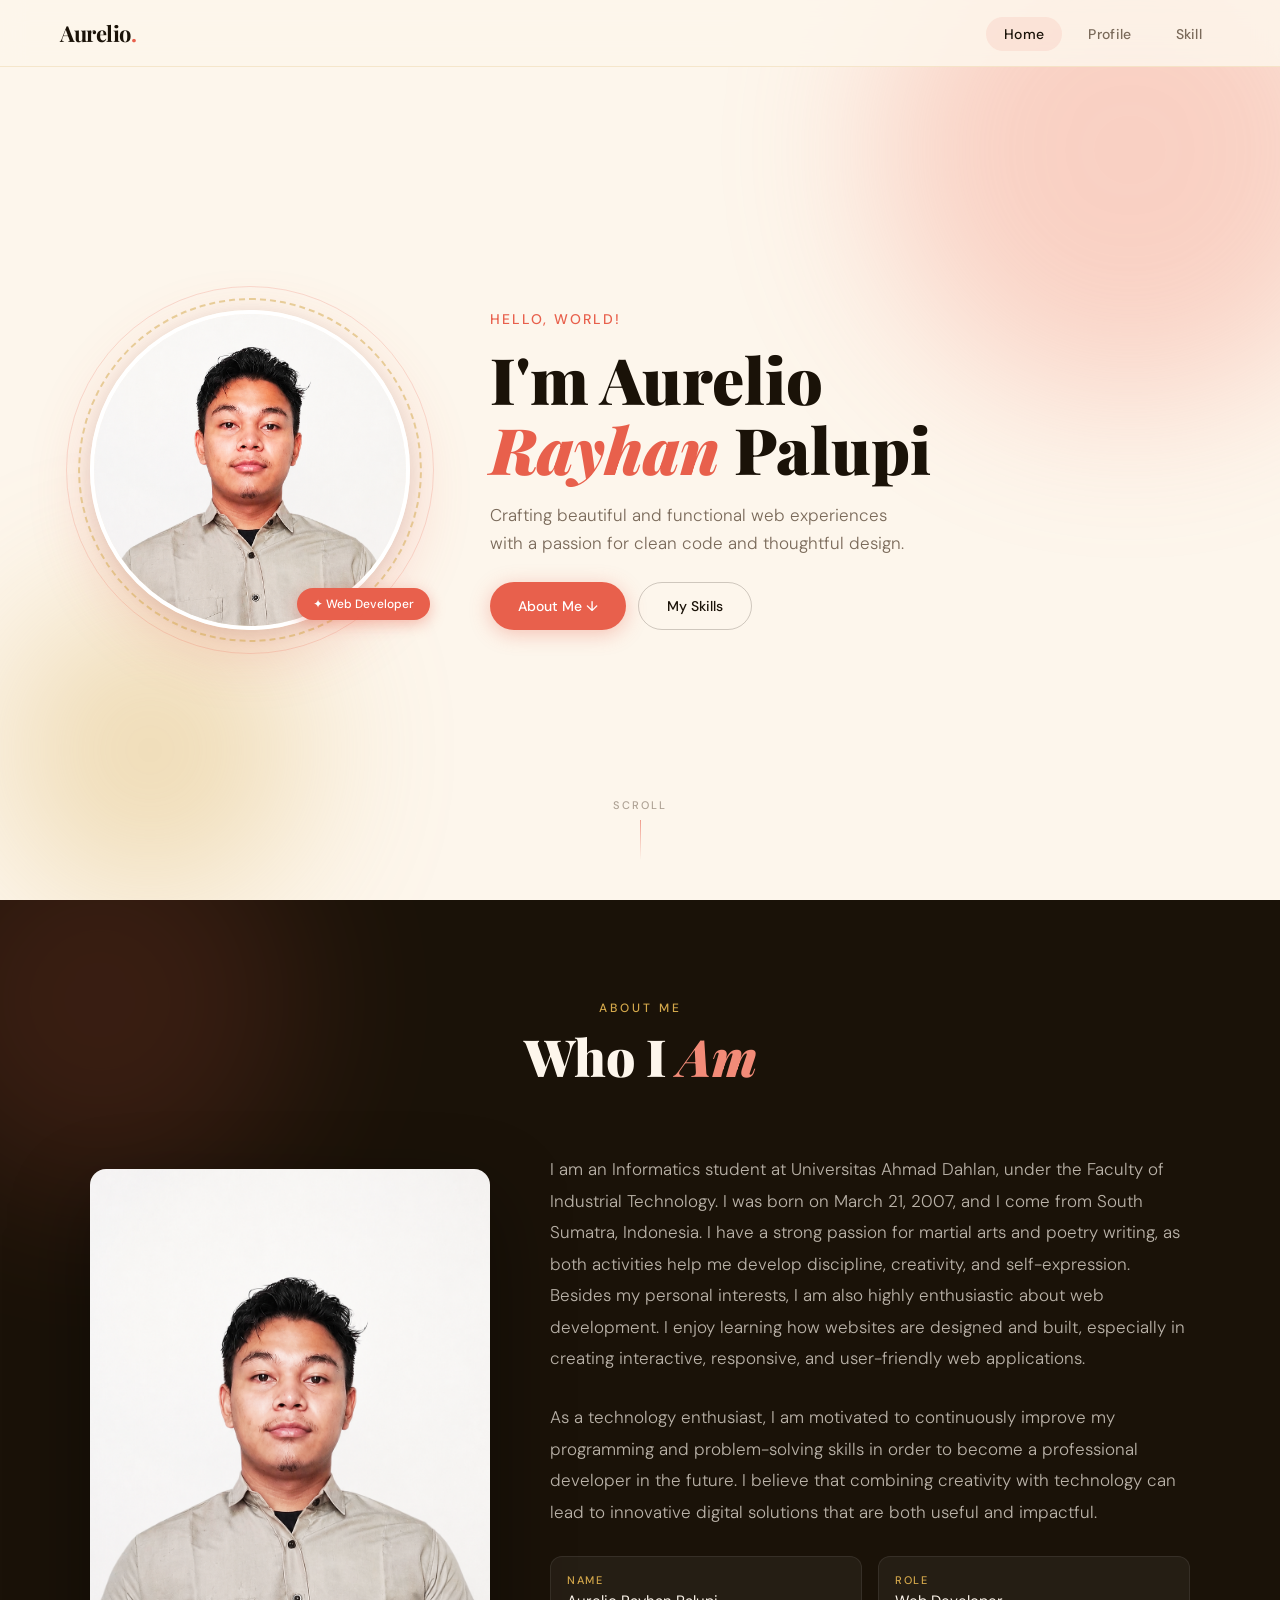
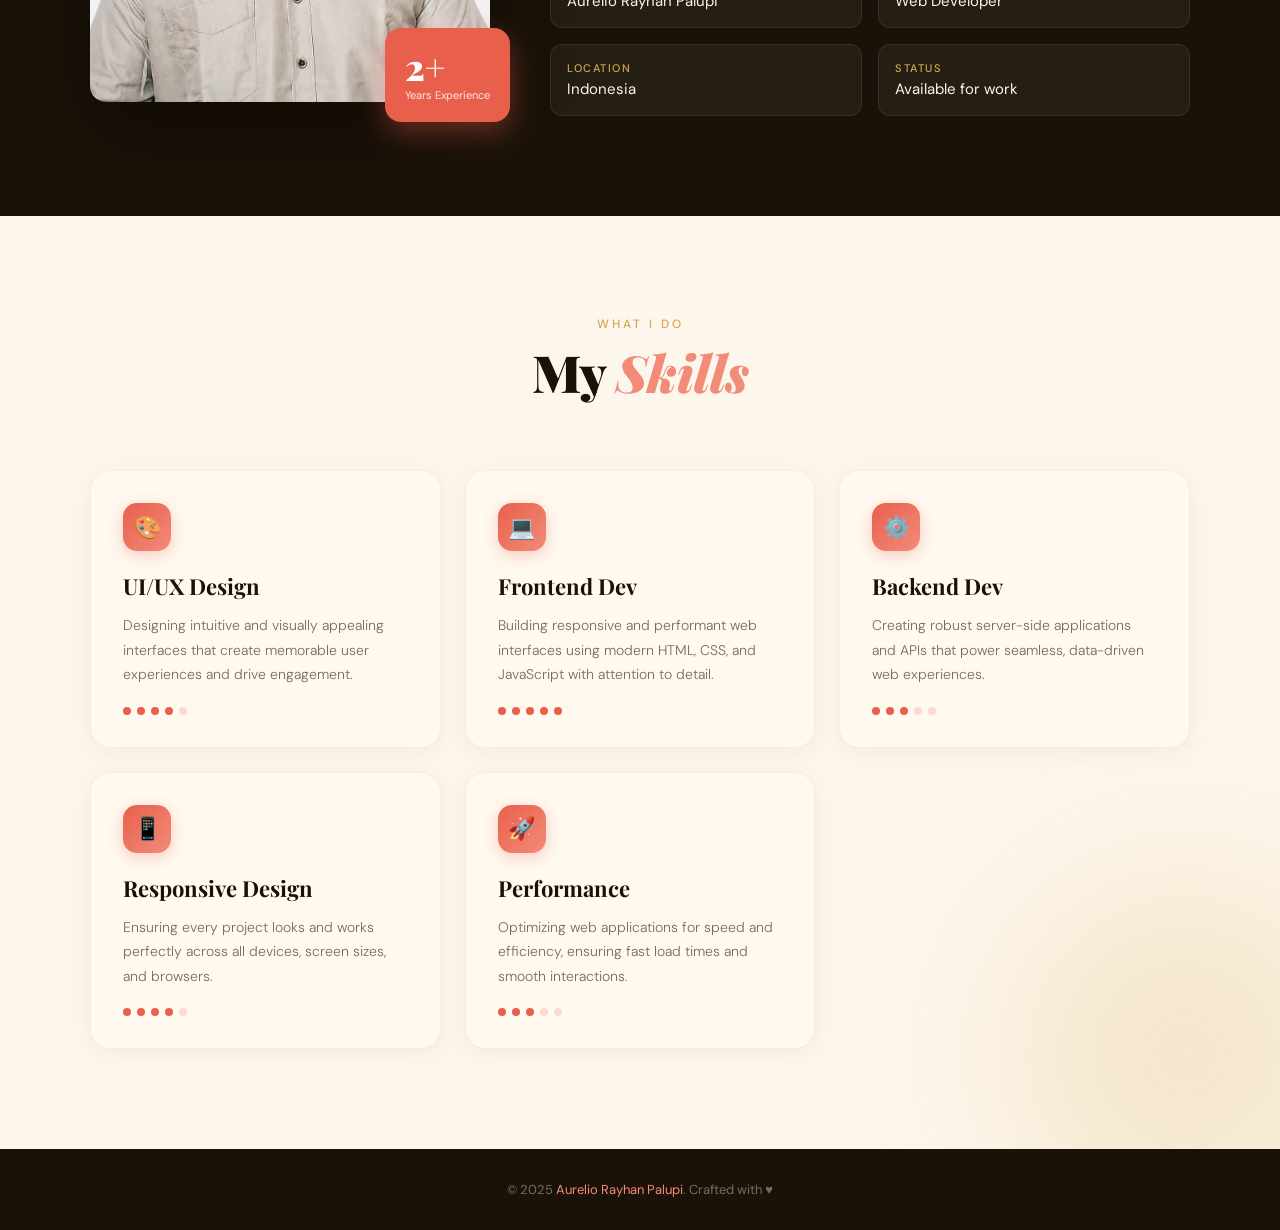
<file: index.html>
<!doctype html>
<html lang="en">
  <head>
    <meta charset="UTF-8" />
    <meta name="viewport" content="width=device-width, initial-scale=1.0" />
    <title>Aurelio Rayhan Palupi</title>
    <link rel="preconnect" href="https://fonts.googleapis.com" />
    <link rel="preconnect" href="https://fonts.gstatic.com" crossorigin />
    <link
      href="https://fonts.googleapis.com/css2?family=Playfair+Display:ital,wght@0,400;0,700;0,900;1,400&family=DM+Sans:wght@300;400;500&display=swap"
      rel="stylesheet"
    />
    <link rel="stylesheet" href="style.css" />
  </head>
  <body>
    <header>
      <nav class="navbar" id="navbar">
        <a class="nav-logo" href="#home">Aurelio<span>.</span></a>
        <ul class="nav-links">
          <li><a href="#home" class="active">Home</a></li>
          <li><a href="#profil">Profile</a></li>
          <li><a href="#skill">Skill</a></li>
        </ul>
        <button class="hamburger" id="hamburger" aria-label="Toggle menu">
          <span></span>
          <span></span>
          <span></span>
        </button>
      </nav>
      <div class="mobile-menu" id="mobileMenu">
        <a href="#home" onclick="closeMobileMenu()">Home</a>
        <a href="#profil" onclick="closeMobileMenu()">Profile</a>
        <a href="#skill" onclick="closeMobileMenu()">Skill</a>
      </div>
    </header>
    <main>
      <section id="home">
        <div class="blob blob-1"></div>
        <div class="blob blob-2"></div>

        <div class="home-inner">
          <div class="home-img-wrap">
            <div class="home-img">
              <img src="profil-img.png" alt="Foto Profil" />
            </div>
            <div class="home-tag">✦ Web Developer</div>
          </div>

          <article class="home-text">
            <p class="greeting">Hello, World!</p>
            <h1>I'm Aurelio<br /><em>Rayhan</em> Palupi</h1>
            <p class="subtitle">
              Crafting beautiful and functional web experiences with a passion
              for clean code and thoughtful design.
            </p>
            <div class="home-cta">
              <a href="#profil" class="btn-primary">About Me ↓</a>
              <a href="#skill" class="btn-outline">My Skills</a>
            </div>
          </article>
        </div>

        <div class="scroll-indicator">
          <span>Scroll</span>
          <div class="scroll-line"></div>
        </div>
      </section>

      <section id="profil">
        <div class="blob blob-3"></div>

        <div class="section-header">
          <p class="eyebrow">About Me</p>
          <h2>Who I <em>Am</em></h2>
        </div>

        <div class="profil-grid">
          <div class="profil-img-wrap">
            <div class="profil-img">
              <img src="profil-img.png" alt="Foto Profil" />
            </div>
            <div class="profil-badge">
              <div class="num">2+</div>
              <div class="label">Years Experience</div>
            </div>
          </div>

          <div class="profil-content">
            <p>
              I am an Informatics student at Universitas Ahmad Dahlan, under the
              Faculty of Industrial Technology. I was born on March 21, 2007,
              and I come from South Sumatra, Indonesia. I have a strong passion
              for martial arts and poetry writing, as both activities help me
              develop discipline, creativity, and self-expression. Besides my
              personal interests, I am also highly enthusiastic about web
              development. I enjoy learning how websites are designed and built,
              especially in creating interactive, responsive, and user-friendly
              web applications.
            </p>
            <p>
              As a technology enthusiast, I am motivated to continuously improve
              my programming and problem-solving skills in order to become a
              professional developer in the future. I believe that combining
              creativity with technology can lead to innovative digital
              solutions that are both useful and impactful.
            </p>
            <div class="info-row">
              <div class="info-item">
                <span class="info-label">Name</span>
                <span class="info-val">Aurelio Rayhan Palupi</span>
              </div>
              <div class="info-item">
                <span class="info-label">Role</span>
                <span class="info-val">Web Developer</span>
              </div>
              <div class="info-item">
                <span class="info-label">Location</span>
                <span class="info-val">Indonesia</span>
              </div>
              <div class="info-item">
                <span class="info-label">Status</span>
                <span class="info-val">Available for work</span>
              </div>
            </div>
          </div>
        </div>
      </section>

      <section id="skill">
        <div class="blob blob-4"></div>

        <div class="section-header">
          <p class="eyebrow">What I Do</p>
          <h2>My <em>Skills</em></h2>
        </div>

        <div class="skills-grid">
          <div class="skill-card">
            <div class="skill-icon">🎨</div>
            <h3>UI/UX Design</h3>
            <p>
              Designing intuitive and visually appealing interfaces that create
              memorable user experiences and drive engagement.
            </p>
            <div class="skill-level">
              <div class="skill-dot active"></div>
              <div class="skill-dot active"></div>
              <div class="skill-dot active"></div>
              <div class="skill-dot active"></div>
              <div class="skill-dot"></div>
            </div>
          </div>

          <div class="skill-card">
            <div class="skill-icon">💻</div>
            <h3>Frontend Dev</h3>
            <p>
              Building responsive and performant web interfaces using modern
              HTML, CSS, and JavaScript with attention to detail.
            </p>
            <div class="skill-level">
              <div class="skill-dot active"></div>
              <div class="skill-dot active"></div>
              <div class="skill-dot active"></div>
              <div class="skill-dot active"></div>
              <div class="skill-dot active"></div>
            </div>
          </div>

          <div class="skill-card">
            <div class="skill-icon">⚙️</div>
            <h3>Backend Dev</h3>
            <p>
              Creating robust server-side applications and APIs that power
              seamless, data-driven web experiences.
            </p>
            <div class="skill-level">
              <div class="skill-dot active"></div>
              <div class="skill-dot active"></div>
              <div class="skill-dot active"></div>
              <div class="skill-dot"></div>
              <div class="skill-dot"></div>
            </div>
          </div>

          <div class="skill-card">
            <div class="skill-icon">📱</div>
            <h3>Responsive Design</h3>
            <p>
              Ensuring every project looks and works perfectly across all
              devices, screen sizes, and browsers.
            </p>
            <div class="skill-level">
              <div class="skill-dot active"></div>
              <div class="skill-dot active"></div>
              <div class="skill-dot active"></div>
              <div class="skill-dot active"></div>
              <div class="skill-dot"></div>
            </div>
          </div>

          <div class="skill-card">
            <div class="skill-icon">🚀</div>
            <h3>Performance</h3>
            <p>
              Optimizing web applications for speed and efficiency, ensuring
              fast load times and smooth interactions.
            </p>
            <div class="skill-level">
              <div class="skill-dot active"></div>
              <div class="skill-dot active"></div>
              <div class="skill-dot active"></div>
              <div class="skill-dot"></div>
              <div class="skill-dot"></div>
            </div>
          </div>
        </div>
      </section>
    </main>

    <footer>
      <p>© 2025 <span>Aurelio Rayhan Palupi</span>. Crafted with ♥</p>
    </footer>

    <script src="script.js"></script>
  </body>
</html>
</file>
<file: style.css>
:root {
  --coral: #e8604c;
  --coral-light: #f28b78;
  --coral-dark: #c44535;
  --cream: #fdf6ec;
  --gold: #d4a84b;
  --dark: #1a1208;
  --text-muted: #7a6a5a;
  --card-bg: #fff9f0;
}

* {
  margin: 0;
  padding: 0;
  box-sizing: border-box;
}

html {
  scroll-behavior: smooth;
}

body {
  background-color: var(--cream);
  color: var(--dark);
  font-family: "DM Sans", sans-serif;
  overflow-x: hidden;
}

body::before {
  content: "";
  position: fixed;
  inset: 0;
  background-image: url("data:image/svg+xml,%3Csvg viewBox='0 0 256 256' xmlns='http://www.w3.org/2000/svg'%3E%3Cfilter id='noise'%3E%3CfeTurbulence type='fractalNoise' baseFrequency='0.9' numOctaves='4' stitchTiles='stitch'/%3E%3C/filter%3E%3Crect width='100%25' height='100%25' filter='url(%23noise)' opacity='0.03'/%3E%3C/svg%3E");
  pointer-events: none;
  z-index: 0;
  opacity: 0.4;
}

header {
  position: fixed;
  top: 0;
  left: 0;
  width: 100%;
  z-index: 999;
}

.navbar {
  display: flex;
  align-items: center;
  justify-content: space-between;
  padding: 18px 60px;
  background: rgba(253, 246, 236, 0.85);
  backdrop-filter: blur(12px);
  -webkit-backdrop-filter: blur(12px);
  border-bottom: 1px solid rgba(212, 168, 75, 0.2);
  transition:
    background 0.3s ease,
    box-shadow 0.3s ease;
}

.navbar.scrolled {
  box-shadow: 0 4px 30px rgba(0, 0, 0, 0.08);
}

.nav-logo {
  font-family: "Playfair Display", serif;
  font-size: 22px;
  font-weight: 700;
  color: var(--dark);
  letter-spacing: -0.5px;
  cursor: pointer;
  text-decoration: none;
}

.nav-logo span {
  color: var(--coral);
}

.nav-links {
  display: flex;
  list-style: none;
  gap: 8px;
  align-items: center;
}

.nav-links a {
  color: var(--text-muted);
  font-size: 14px;
  font-weight: 500;
  text-decoration: none;
  padding: 8px 18px;
  border-radius: 100px;
  transition: all 0.25s ease;
  letter-spacing: 0.3px;
}

.nav-links a:hover,
.nav-links a.active {
  color: var(--dark);
  background: rgba(232, 96, 76, 0.1);
}

.hamburger {
  display: none;
  flex-direction: column;
  gap: 5px;
  cursor: pointer;
  padding: 4px;
  background: none;
  border: none;
}

.hamburger span {
  display: block;
  width: 24px;
  height: 2px;
  background: var(--dark);
  border-radius: 2px;
  transition: all 0.3s ease;
  transform-origin: center;
}

.hamburger.open span:nth-child(1) {
  transform: translateY(7px) rotate(45deg);
}

.hamburger.open span:nth-child(2) {
  opacity: 0;
  transform: scaleX(0);
}

.hamburger.open span:nth-child(3) {
  transform: translateY(-7px) rotate(-45deg);
}

.mobile-menu {
  display: none;
  flex-direction: column;
  gap: 4px;
  padding: 16px 24px 20px;
  background: rgba(253, 246, 236, 0.97);
  backdrop-filter: blur(12px);
  border-bottom: 1px solid rgba(212, 168, 75, 0.15);
  animation: slideDown 0.2s ease;
}

@keyframes slideDown {
  from {
    opacity: 0;
    transform: translateY(-10px);
  }
  to {
    opacity: 1;
    transform: translateY(0);
  }
}

.mobile-menu.show {
  display: flex;
}

.mobile-menu a {
  color: var(--text-muted);
  font-size: 15px;
  font-weight: 500;
  text-decoration: none;
  padding: 12px 16px;
  border-radius: 10px;
  transition: all 0.2s ease;
}

.mobile-menu a:hover {
  color: var(--dark);
  background: rgba(232, 96, 76, 0.08);
}

.blob {
  position: absolute;
  border-radius: 50%;
  filter: blur(80px);
  opacity: 0.35;
  pointer-events: none;
  z-index: 0;
}

section {
  position: relative;
  z-index: 1;
}

#home {
  min-height: 100vh;
  display: flex;
  align-items: center;
  justify-content: center;
  padding: 120px 60px 80px;
  overflow: hidden;
  background: var(--cream);
}

#home .blob-1 {
  width: 500px;
  height: 500px;
  background: var(--coral-light);
  top: -100px;
  right: -100px;
}

#home .blob-2 {
  width: 300px;
  height: 300px;
  background: var(--gold);
  bottom: 0;
  left: 0;
}

.home-inner {
  display: flex;
  align-items: center;
  gap: 80px;
  max-width: 1100px;
  width: 100%;
  position: relative;
  z-index: 2;
}

.home-img-wrap {
  flex-shrink: 0;
  position: relative;
}

.home-img-wrap::before {
  content: "";
  position: absolute;
  inset: -12px;
  border-radius: 50%;
  border: 2px dashed rgba(212, 168, 75, 0.5);
  animation: spin 20s linear infinite;
}

.home-img-wrap::after {
  content: "";
  position: absolute;
  inset: -24px;
  border-radius: 50%;
  border: 1px solid rgba(232, 96, 76, 0.2);
}

@keyframes spin {
  to {
    transform: rotate(360deg);
  }
}

.home-img {
  width: 320px;
  height: 320px;
  border-radius: 50%;
  overflow: hidden;
  border: 4px solid white;
  box-shadow:
    0 20px 60px rgba(232, 96, 76, 0.25),
    0 4px 20px rgba(0, 0, 0, 0.1);
}

.home-img img {
  width: 100%;
  height: 100%;
  object-fit: cover;
}

.home-tag {
  position: absolute;
  bottom: 10px;
  right: -20px;
  background: var(--coral);
  color: white;
  font-size: 12px;
  font-weight: 500;
  padding: 8px 16px;
  border-radius: 100px;
  box-shadow: 0 4px 15px rgba(232, 96, 76, 0.4);
  white-space: nowrap;
}

.home-text {
  flex: 1;
  display: flex;
  flex-direction: column;
  gap: 16px;
  animation: fadeUp 0.8s ease both;
}

@keyframes fadeUp {
  from {
    opacity: 0;
    transform: translateY(30px);
  }
  to {
    opacity: 1;
    transform: translateY(0);
  }
}

.home-text .greeting {
  font-size: 14px;
  font-weight: 500;
  color: var(--coral);
  letter-spacing: 2px;
  text-transform: uppercase;
}

.home-text h1 {
  font-family: "Playfair Display", serif;
  font-size: clamp(38px, 5vw, 64px);
  font-weight: 900;
  line-height: 1.1;
  color: var(--dark);
}

.home-text h1 em {
  font-style: italic;
  color: var(--coral);
}

.home-text .subtitle {
  font-size: 17px;
  color: var(--text-muted);
  font-weight: 300;
  line-height: 1.7;
  max-width: 420px;
}

.home-cta {
  display: flex;
  gap: 12px;
  flex-wrap: wrap;
  margin-top: 8px;
}

.btn-primary {
  display: inline-flex;
  align-items: center;
  gap: 8px;
  background: var(--coral);
  color: white;
  padding: 14px 28px;
  border-radius: 100px;
  font-size: 14px;
  font-weight: 500;
  text-decoration: none;
  transition: all 0.25s ease;
  box-shadow: 0 4px 20px rgba(232, 96, 76, 0.35);
}

.btn-primary:hover {
  background: var(--coral-dark);
  transform: translateY(-2px);
  box-shadow: 0 8px 30px rgba(232, 96, 76, 0.4);
}

.btn-outline {
  display: inline-flex;
  align-items: center;
  gap: 8px;
  background: transparent;
  color: var(--dark);
  padding: 14px 28px;
  border-radius: 100px;
  font-size: 14px;
  font-weight: 500;
  text-decoration: none;
  border: 1.5px solid rgba(26, 18, 8, 0.2);
  transition: all 0.25s ease;
}

.btn-outline:hover {
  border-color: var(--coral);
  color: var(--coral);
  transform: translateY(-2px);
}

#profil {
  background: var(--dark);
  color: var(--cream);
  padding: 100px 60px;
  overflow: hidden;
}

#profil .blob-3 {
  width: 400px;
  height: 400px;
  background: var(--coral);
  top: -100px;
  left: -100px;
  opacity: 0.15;
}

.section-header {
  text-align: center;
  margin-bottom: 70px;
  position: relative;
  z-index: 2;
}

.section-header .eyebrow {
  font-size: 12px;
  letter-spacing: 3px;
  text-transform: uppercase;
  color: var(--gold);
  font-weight: 500;
  margin-bottom: 12px;
}

.section-header h2 {
  font-family: "Playfair Display", serif;
  font-size: clamp(32px, 4vw, 52px);
  font-weight: 900;
  line-height: 1.1;
}

.section-header h2 em {
  font-style: italic;
  color: var(--coral-light);
}

.profil-grid {
  display: grid;
  grid-template-columns: 1fr 1.6fr;
  gap: 60px;
  align-items: center;
  max-width: 1100px;
  margin: 0 auto;
  position: relative;
  z-index: 2;
}

.profil-img-wrap {
  position: relative;
}

.profil-img {
  width: 100%;
  aspect-ratio: 3/4;
  border-radius: 16px;
  overflow: hidden;
  box-shadow: 0 30px 80px rgba(0, 0, 0, 0.4);
}

.profil-img img {
  width: 100%;
  height: 100%;
  object-fit: cover;
  filter: grayscale(20%);
}

.profil-badge {
  position: absolute;
  bottom: -20px;
  right: -20px;
  background: var(--coral);
  color: white;
  border-radius: 16px;
  padding: 20px;
  box-shadow: 0 10px 30px rgba(232, 96, 76, 0.4);
}

.profil-badge .num {
  font-family: "Playfair Display", serif;
  font-size: 36px;
  font-weight: 900;
  line-height: 1;
}

.profil-badge .label {
  font-size: 11px;
  opacity: 0.85;
  font-weight: 400;
  margin-top: 4px;
}

.profil-content {
  display: flex;
  flex-direction: column;
  gap: 28px;
}

.profil-content p {
  font-size: 17px;
  color: rgba(253, 246, 236, 0.7);
  line-height: 1.85;
  font-weight: 300;
}

.info-row {
  display: grid;
  grid-template-columns: 1fr 1fr;
  gap: 16px;
}

.info-item {
  display: flex;
  flex-direction: column;
  gap: 4px;
  padding: 16px;
  background: rgba(255, 255, 255, 0.05);
  border-radius: 12px;
  border: 1px solid rgba(255, 255, 255, 0.08);
}

.info-item .info-label {
  font-size: 11px;
  letter-spacing: 1.5px;
  text-transform: uppercase;
  color: var(--gold);
  font-weight: 500;
}

.info-item .info-val {
  font-size: 15px;
  color: var(--cream);
  font-weight: 400;
}

#skill {
  background: var(--cream);
  padding: 100px 60px;
  overflow: hidden;
}

#skill .blob-4 {
  width: 350px;
  height: 350px;
  background: var(--gold);
  bottom: -80px;
  right: -80px;
  opacity: 0.2;
}

.skills-grid {
  display: grid;
  grid-template-columns: repeat(auto-fit, minmax(280px, 1fr));
  gap: 24px;
  max-width: 1100px;
  margin: 0 auto;
  position: relative;
  z-index: 2;
}

.skill-card {
  background: var(--card-bg);
  border-radius: 20px;
  padding: 32px;
  border: 1px solid rgba(212, 168, 75, 0.15);
  box-shadow: 0 4px 24px rgba(0, 0, 0, 0.05);
  transition: all 0.3s ease;
  position: relative;
  overflow: hidden;
}

.skill-card::before {
  content: "";
  position: absolute;
  top: 0;
  left: 0;
  right: 0;
  height: 3px;
  background: linear-gradient(90deg, var(--coral), var(--gold));
  transform: scaleX(0);
  transition: transform 0.3s ease;
  transform-origin: left;
}

.skill-card:hover {
  transform: translateY(-6px);
  box-shadow: 0 20px 50px rgba(0, 0, 0, 0.1);
  border-color: rgba(232, 96, 76, 0.2);
}

.skill-card:hover::before {
  transform: scaleX(1);
}

.skill-icon {
  width: 48px;
  height: 48px;
  background: linear-gradient(135deg, var(--coral), var(--coral-light));
  border-radius: 14px;
  display: flex;
  align-items: center;
  justify-content: center;
  margin-bottom: 20px;
  font-size: 22px;
  box-shadow: 0 4px 15px rgba(232, 96, 76, 0.3);
}

.skill-card h3 {
  font-family: "Playfair Display", serif;
  font-size: 22px;
  font-weight: 700;
  color: var(--dark);
  margin-bottom: 12px;
}

.skill-card p {
  font-size: 14px;
  color: var(--text-muted);
  line-height: 1.75;
  font-weight: 300;
}

.skill-card .skill-level {
  display: flex;
  gap: 6px;
  margin-top: 20px;
}

.skill-dot {
  width: 8px;
  height: 8px;
  border-radius: 50%;
  background: rgba(232, 96, 76, 0.2);
}

.skill-dot.active {
  background: var(--coral);
}

footer {
  background: var(--dark);
  color: rgba(253, 246, 236, 0.4);
  text-align: center;
  padding: 32px;
  font-size: 13px;
}

footer span {
  color: var(--coral-light);
}

.scroll-indicator {
  position: absolute;
  bottom: 40px;
  left: 50%;
  transform: translateX(-50%);
  display: flex;
  flex-direction: column;
  align-items: center;
  gap: 8px;
  z-index: 2;
  opacity: 0.6;
  animation: bounce 2s ease infinite;
}

.scroll-indicator span {
  font-size: 11px;
  letter-spacing: 2px;
  text-transform: uppercase;
  color: var(--text-muted);
  font-weight: 500;
}

.scroll-line {
  width: 1px;
  height: 40px;
  background: linear-gradient(to bottom, var(--coral), transparent);
}

@keyframes bounce {
  0%,
  100% {
    transform: translateX(-50%) translateY(0);
  }
  50% {
    transform: translateX(-50%) translateY(6px);
  }
}

@media (max-width: 900px) {
  .navbar {
    padding: 16px 24px;
  }

  #home {
    padding: 100px 24px 80px;
  }

  .home-inner {
    flex-direction: column;
    gap: 48px;
    text-align: center;
  }

  .home-cta {
    justify-content: center;
  }

  #profil {
    padding: 80px 24px;
  }

  .profil-grid {
    grid-template-columns: 1fr;
    gap: 48px;
  }

  .profil-img {
    aspect-ratio: 4/3;
    max-height: 300px;
  }

  .profil-badge {
    bottom: -16px;
    right: 16px;
  }

  #skill {
    padding: 80px 24px;
  }

  .section-header {
    margin-bottom: 48px;
  }
}

@media (max-width: 700px) {
  .nav-links {
    display: none;
  }
  .hamburger {
    display: flex;
  }

  .home-img {
    width: 220px;
    height: 220px;
  }

  .home-text h1 {
    font-size: 36px;
  }

  .info-row {
    grid-template-columns: 1fr;
  }

  .skills-grid {
    grid-template-columns: 1fr;
  }
}
</file>
